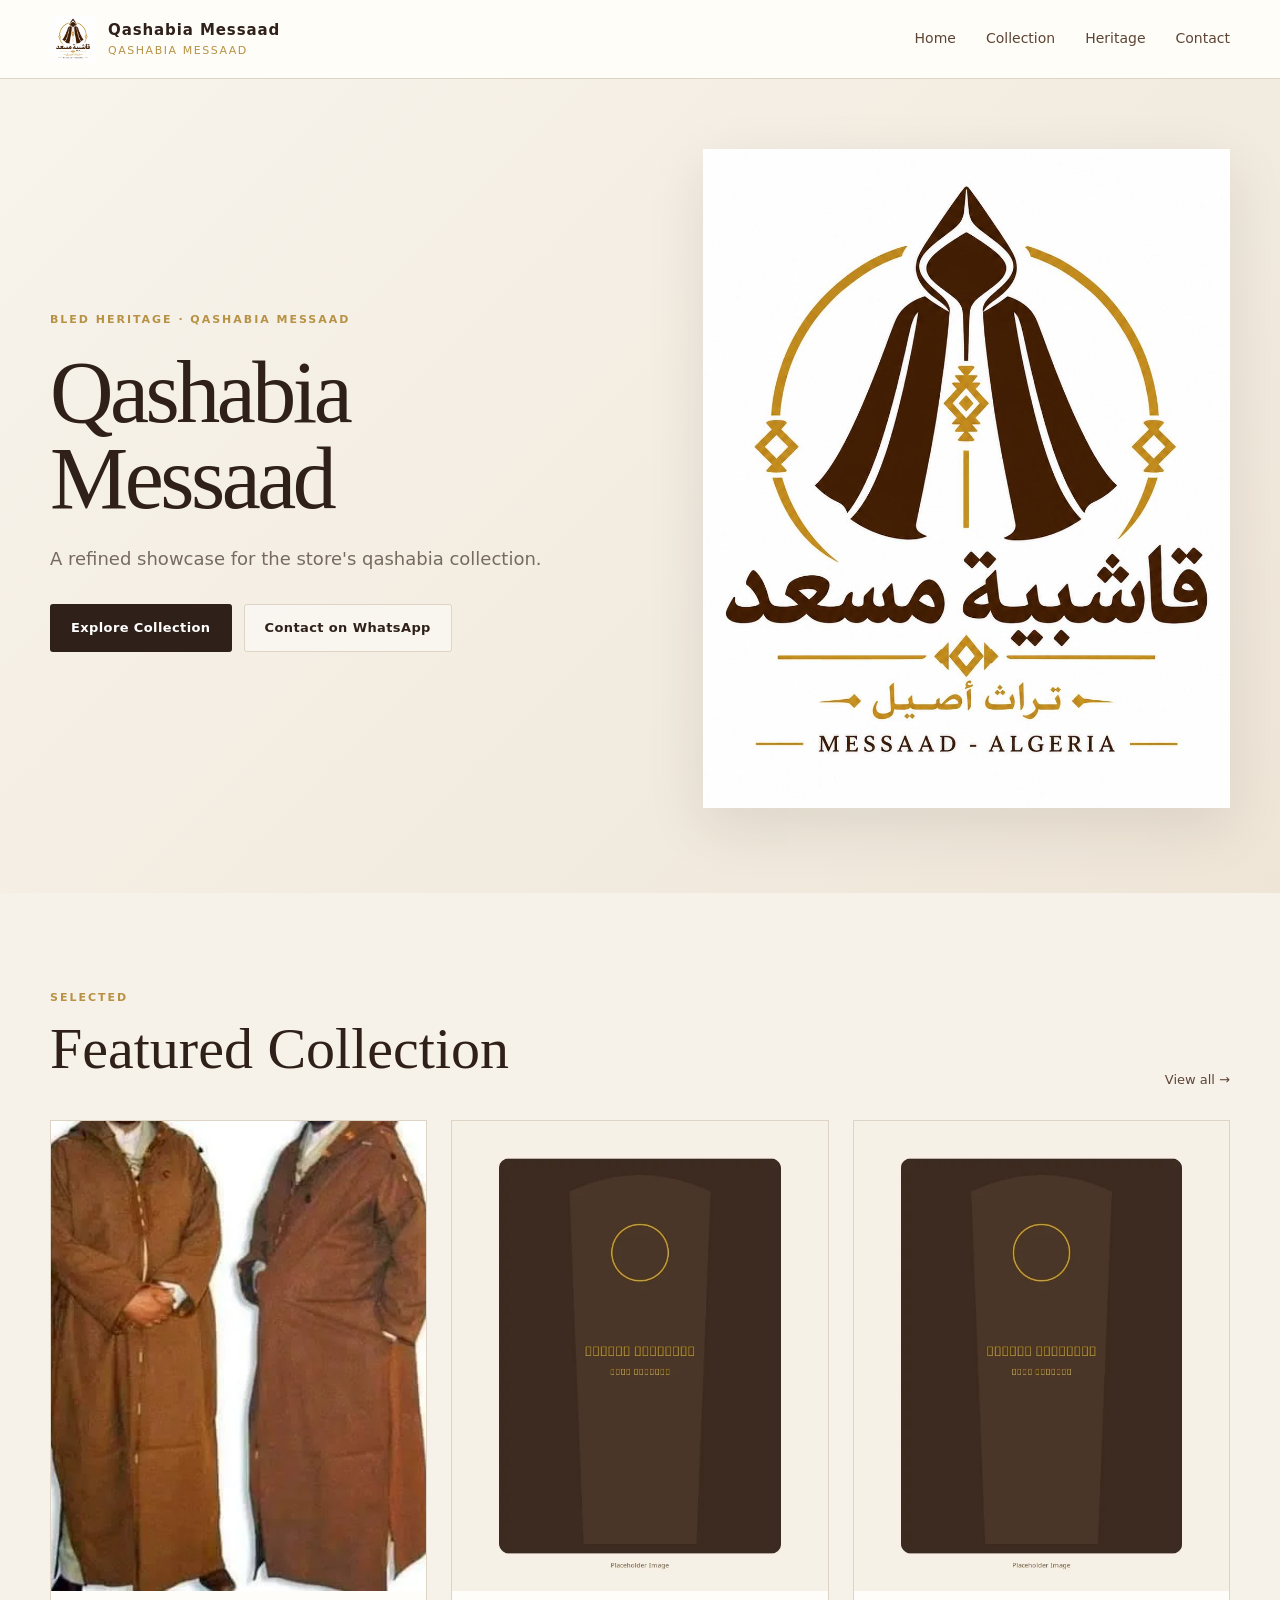
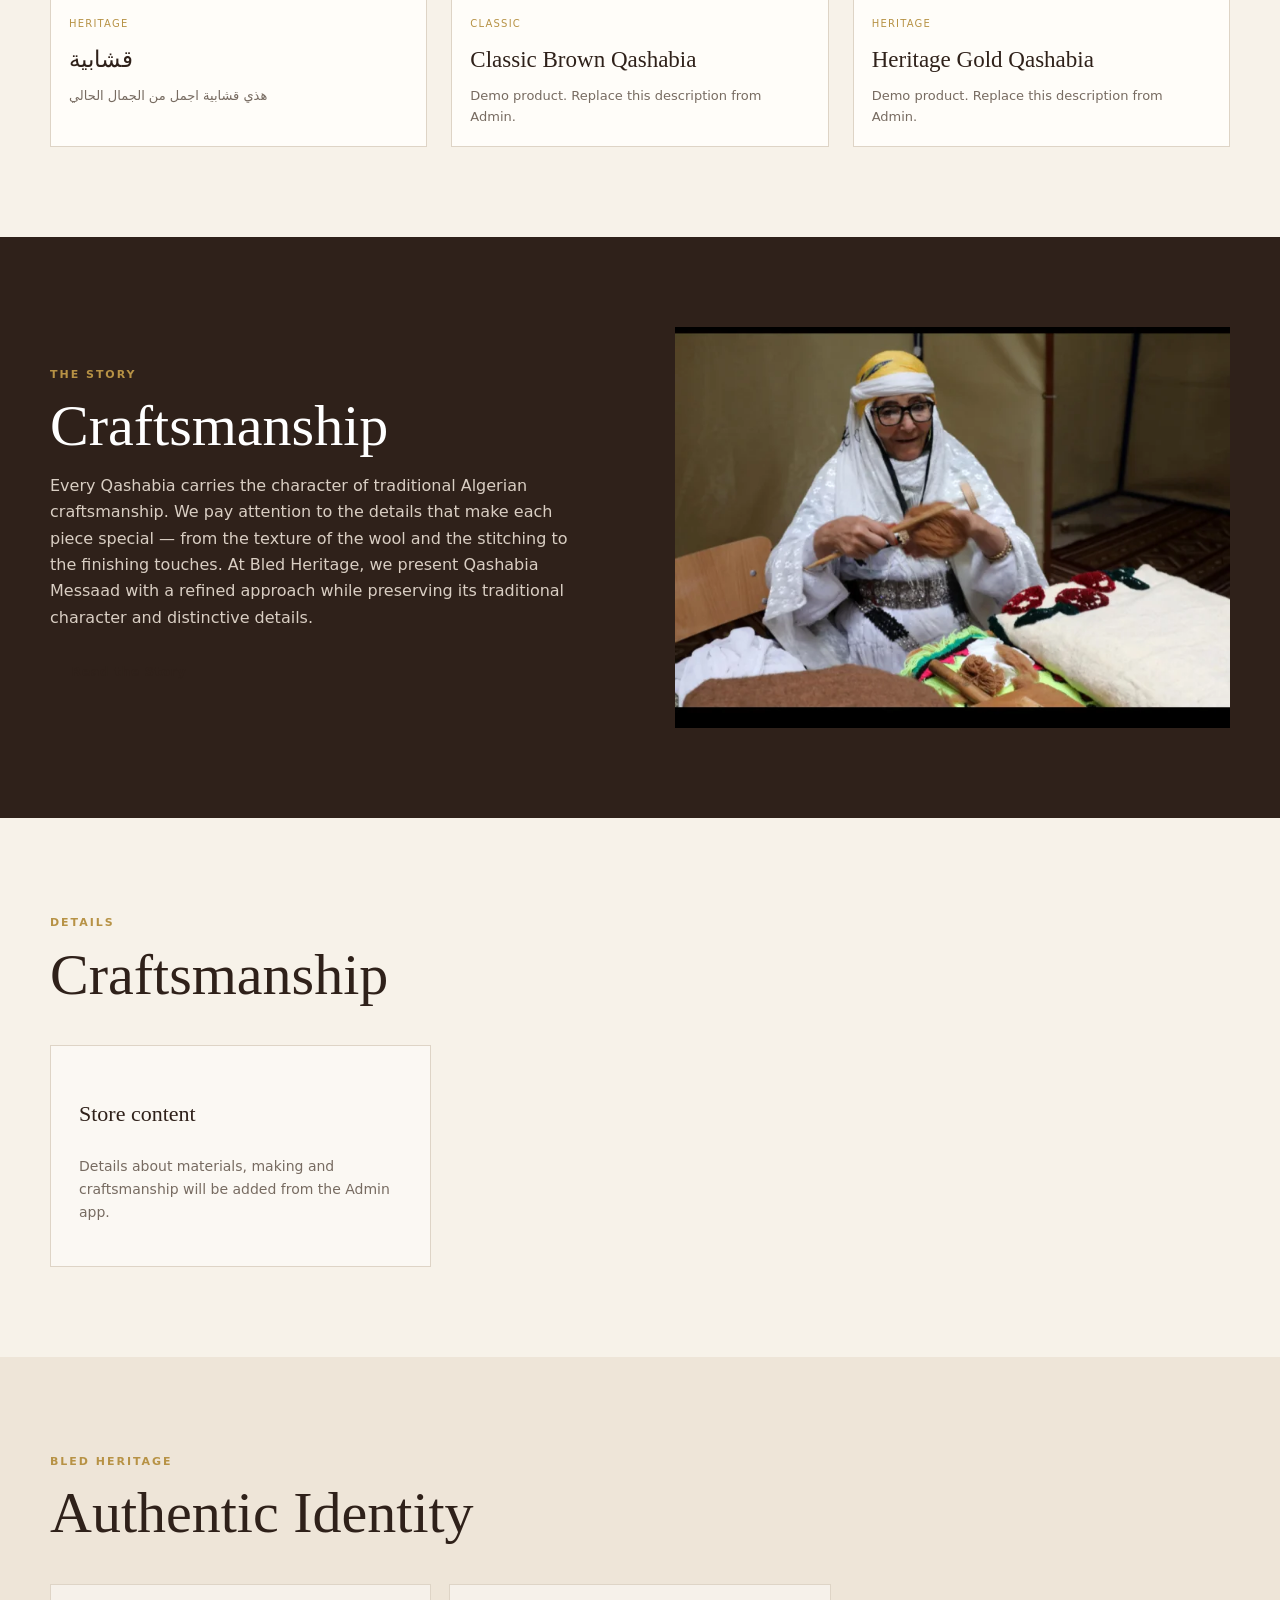
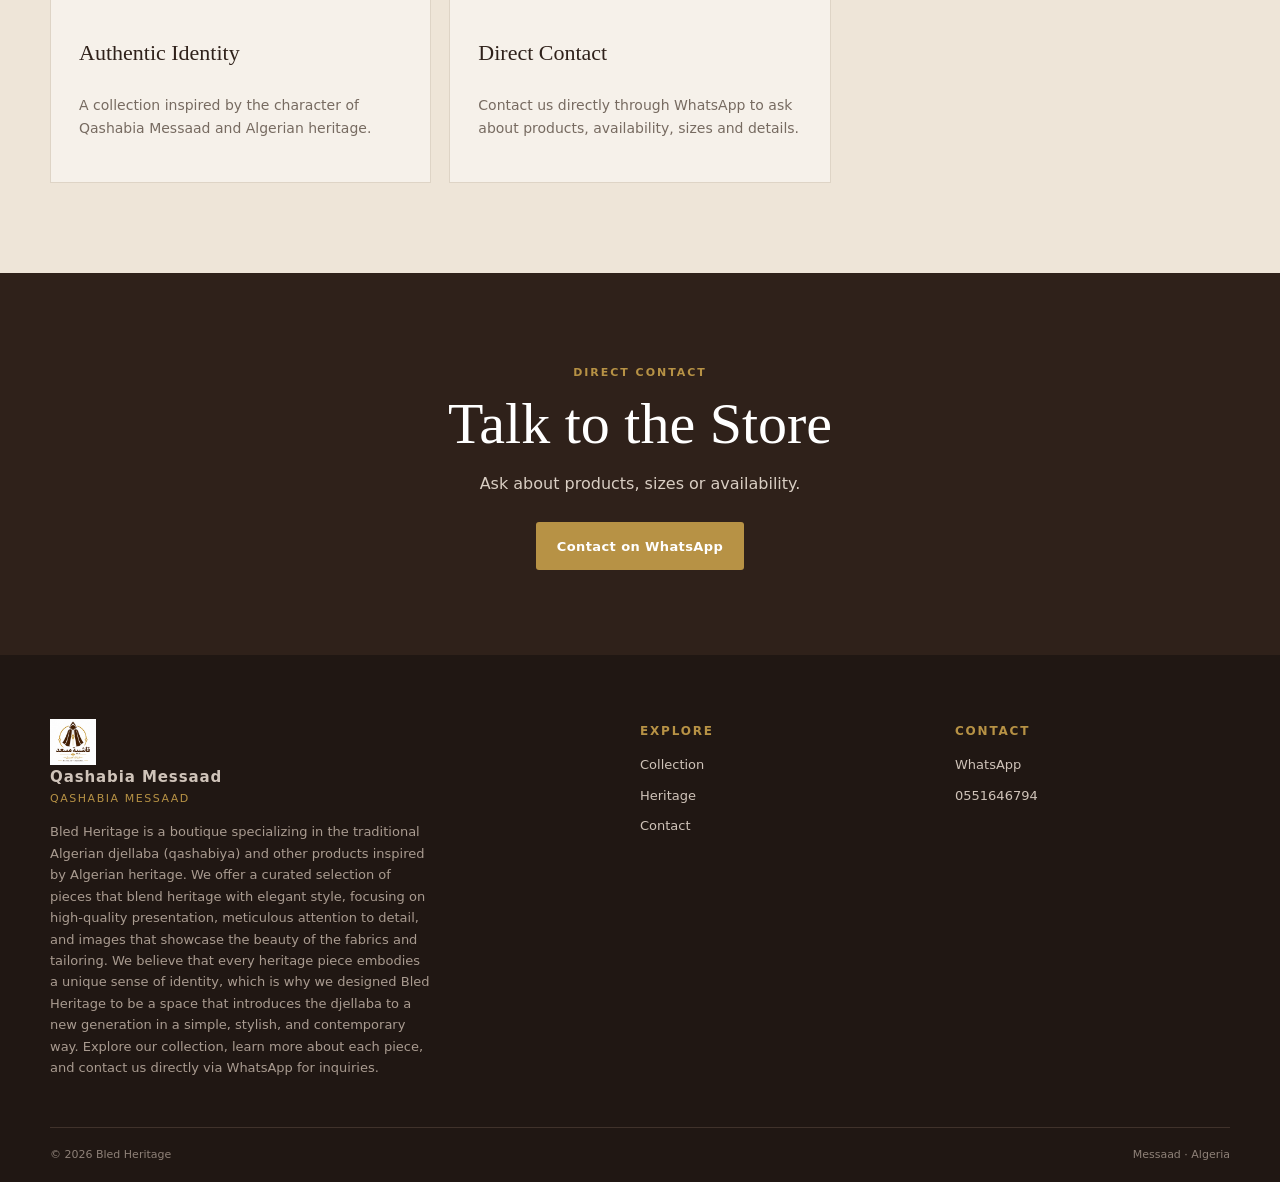
<file: index.html>
<!doctype html>
<html lang="en" dir="ltr">
<head>
<meta charset="utf-8"><meta name="viewport" content="width=device-width,initial-scale=1">
<title>Qashabia Messaad | Bled Heritage</title>
<meta name="description" content="Qashabia Messaad collection showcase.">
<meta name="robots" content="index,follow">
<meta property="og:type" content="website">
<meta property="og:title" content="Qashabia Messaad | Bled Heritage">
<meta property="og:description" content="Qashabia Messaad collection showcase.">
<link rel="icon" href="content/brand/logo.png" type="image/png">
<link rel="stylesheet" href="css/styles.css">
</head>
<body>
<header class="site-header"><div class="container nav-wrap">
<a class="brand" href="index.html"><img src="content/brand/logo.png" alt="Qashabia Messaad logo"><span><strong data-store-name>Bled Heritage</strong><small>Qashabia Messaad</small></span></a>
<nav class="desktop-nav"><a href="index.html" data-nav="home">Home</a><a href="collection.html" data-nav="collection">Collection</a><a href="about.html" data-nav="about">Heritage</a><a href="contact.html" data-nav="contact">Contact</a></nav>
<button class="menu-btn" aria-label="Open menu" aria-expanded="false">☰</button></div><div class="mobile-nav"><a href="index.html">Home</a><a href="collection.html">Collection</a><a href="about.html">Heritage</a><a href="contact.html">Contact</a></div></header>
<main><section class="hero"><div class="container hero-grid"><div class="hero-copy"><span class="eyebrow">BLED HERITAGE · QASHABIA MESSAAD</span><h1 id="hero-title">Qashabia Messaad</h1><p id="hero-text">A refined showcase for the collection.</p><div class="actions"><a class="btn btn-dark" href="collection.html">Explore Collection</a><a class="btn btn-ghost" data-whatsapp href="#">Contact on WhatsApp</a></div></div><div class="hero-media"><img id="hero-image" src="content/brand/logo.png" alt="Qashabia Messaad"></div></div></section><section class="section"><div class="container"><div class="section-head"><div><span class="eyebrow">SELECTED</span><h2 id="featured-title">Featured Collection</h2></div><a class="text-link" href="collection.html">View all →</a></div><div class="product-grid" id="featured-products"></div></div></section><section class="split-section"><div class="container split"><div><span class="eyebrow">THE STORY</span><h2 id="heritage-title">Heritage</h2><p id="heritage-text"></p><a class="btn btn-outline" href="about.html">Read the Story</a></div><div class="image-panel"><img id="heritage-image" alt="Heritage"></div></div></section><section class="section"><div class="container"><div class="section-head"><div><span class="eyebrow">DETAILS</span><h2 id="craft-title">Craftsmanship</h2></div></div><div class="feature-grid" id="craft-grid"></div></div></section><section class="section muted-section"><div class="container"><div class="section-head"><div><span class="eyebrow">BLED HERITAGE</span><h2 id="why-title">About the Store</h2></div></div><div class="feature-grid" id="why-grid"></div></div></section><section class="cta"><div class="container"><span class="eyebrow">DIRECT CONTACT</span><h2 id="cta-title">Talk to the Store</h2><p id="cta-text">Ask about products, sizes or availability.</p><a class="btn btn-gold" data-whatsapp href="#">Contact on WhatsApp</a></div></section></main>
<footer class="site-footer"><div class="container footer-grid"><div><a class="brand footer-brand" href="index.html"><img src="content/brand/logo.png" alt=""><span><strong data-store-name>Bled Heritage</strong><small>Qashabia Messaad</small></span></a><p data-store-description>Collection showcase.</p></div><div><h3>Explore</h3><a href="collection.html">Collection</a><a href="about.html">Heritage</a><a href="contact.html">Contact</a></div><div><h3>Contact</h3><a data-whatsapp href="#">WhatsApp</a><a data-phone href="#"></a><a data-instagram href="#">Instagram</a></div></div><div class="container footer-bottom"><span>© <span id="year"></span> Bled Heritage</span><span>Messaad · Algeria</span></div></footer>
<script src="js/app.js"></script></body></html>
</file>
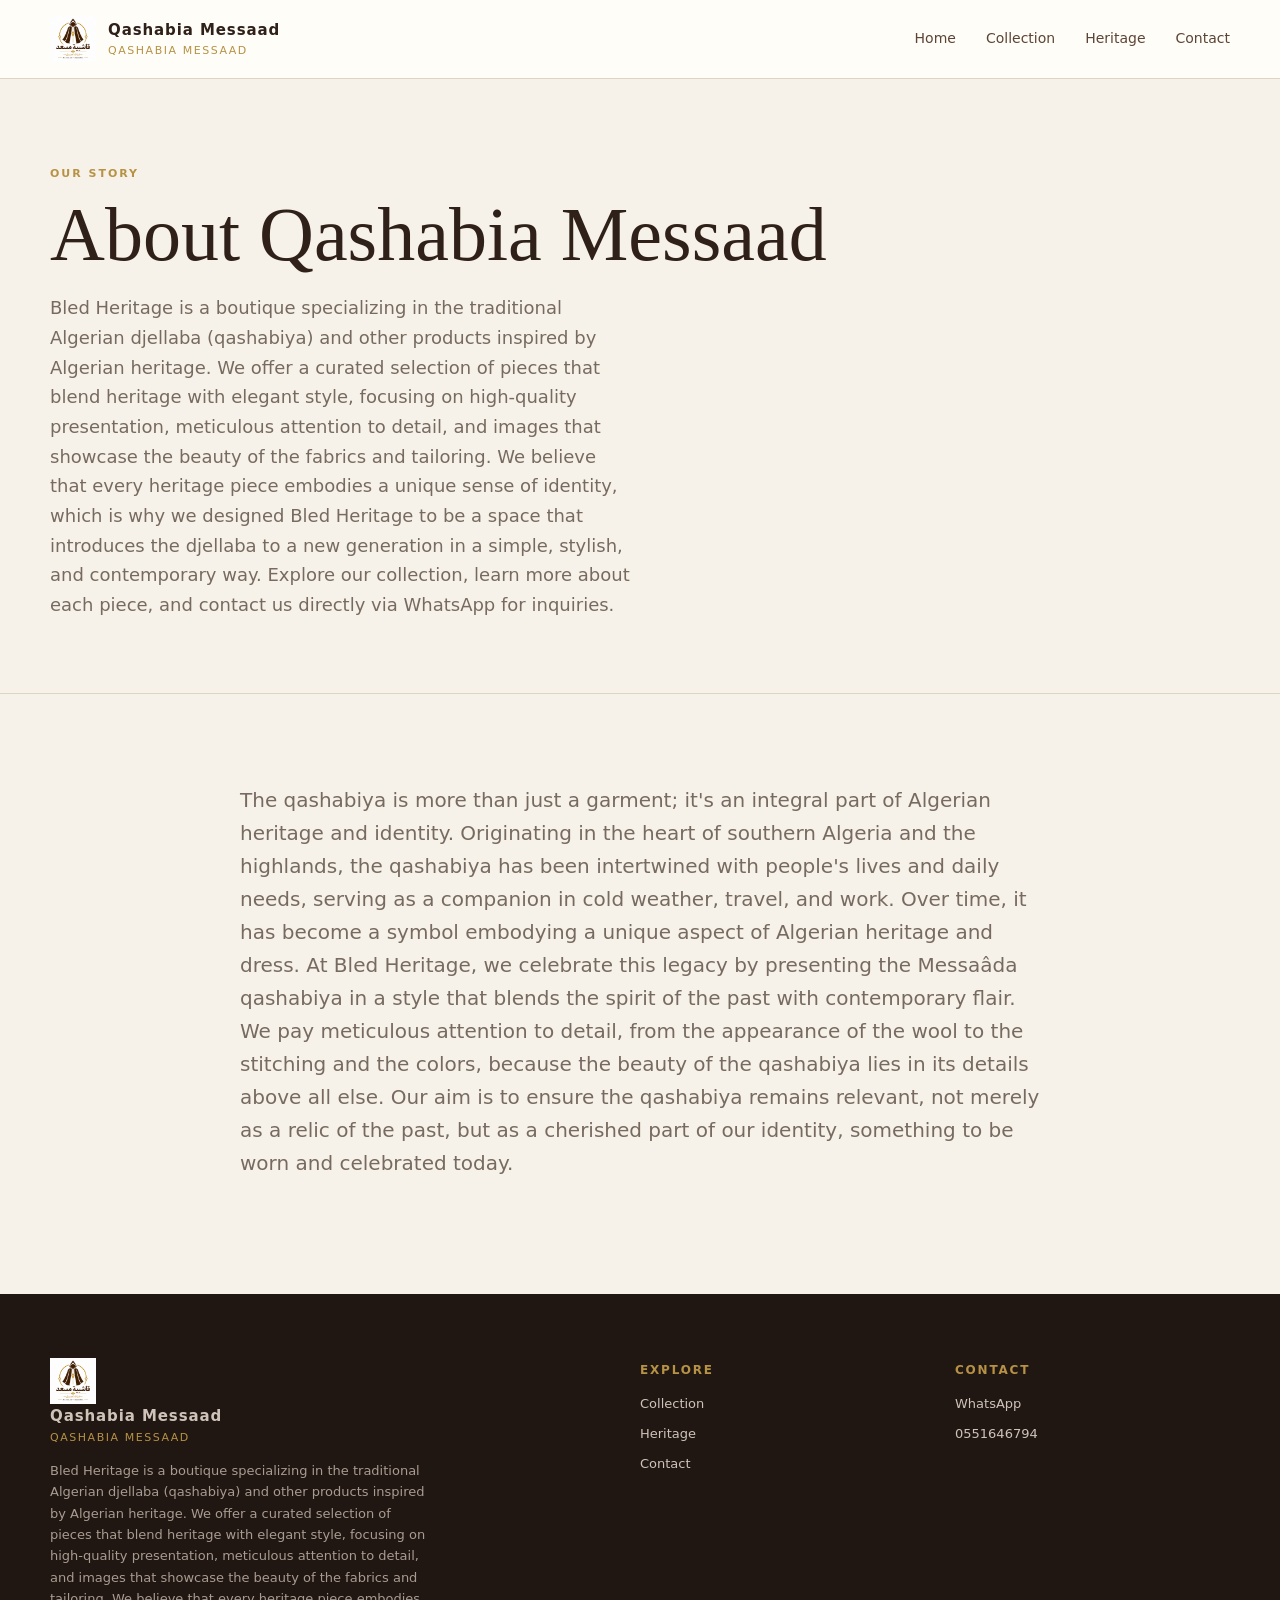
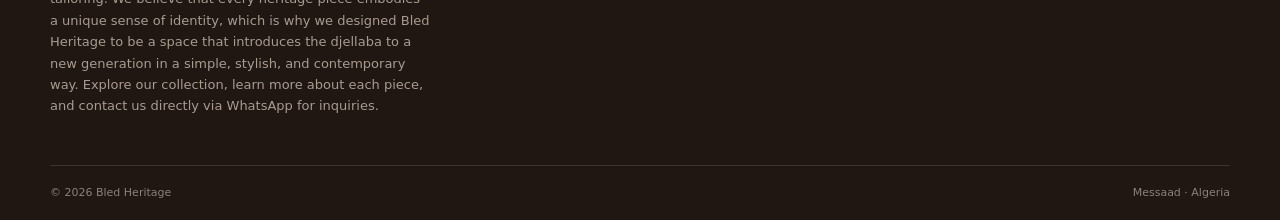
<file: about.html>
<!doctype html>
<html lang="en" dir="ltr">
<head>
<meta charset="utf-8"><meta name="viewport" content="width=device-width,initial-scale=1">
<title>Qashabia Messaad | Bled Heritage</title>
<meta name="description" content="Qashabia Messaad collection showcase.">
<meta name="robots" content="index,follow">
<meta property="og:type" content="website">
<meta property="og:title" content="Qashabia Messaad | Bled Heritage">
<meta property="og:description" content="Qashabia Messaad collection showcase.">
<link rel="icon" href="content/brand/logo.png" type="image/png">
<link rel="stylesheet" href="css/styles.css">
</head>
<body>
<header class="site-header"><div class="container nav-wrap">
<a class="brand" href="index.html"><img src="content/brand/logo.png" alt="Qashabia Messaad logo"><span><strong data-store-name>Bled Heritage</strong><small>Qashabia Messaad</small></span></a>
<nav class="desktop-nav"><a href="index.html" data-nav="home">Home</a><a href="collection.html" data-nav="collection">Collection</a><a href="about.html" data-nav="about">Heritage</a><a href="contact.html" data-nav="contact">Contact</a></nav>
<button class="menu-btn" aria-label="Open menu" aria-expanded="false">☰</button></div><div class="mobile-nav"><a href="index.html">Home</a><a href="collection.html">Collection</a><a href="about.html">Heritage</a><a href="contact.html">Contact</a></div></header>
<main><section class="page-hero"><div class="container"><span class="eyebrow">OUR STORY</span><h1 id="about-title">About Qashabia Messaad</h1><p id="about-subtitle">Heritage and collection</p></div></section><section class="section"><div class="container narrow"><div id="about-story" class="prose"></div></div></section></main>
<footer class="site-footer"><div class="container footer-grid"><div><a class="brand footer-brand" href="index.html"><img src="content/brand/logo.png" alt=""><span><strong data-store-name>Bled Heritage</strong><small>Qashabia Messaad</small></span></a><p data-store-description>Collection showcase.</p></div><div><h3>Explore</h3><a href="collection.html">Collection</a><a href="about.html">Heritage</a><a href="contact.html">Contact</a></div><div><h3>Contact</h3><a data-whatsapp href="#">WhatsApp</a><a data-phone href="#"></a><a data-instagram href="#">Instagram</a></div></div><div class="container footer-bottom"><span>© <span id="year"></span> Bled Heritage</span><span>Messaad · Algeria</span></div></footer>
<script src="js/app.js"></script></body></html>
</file>
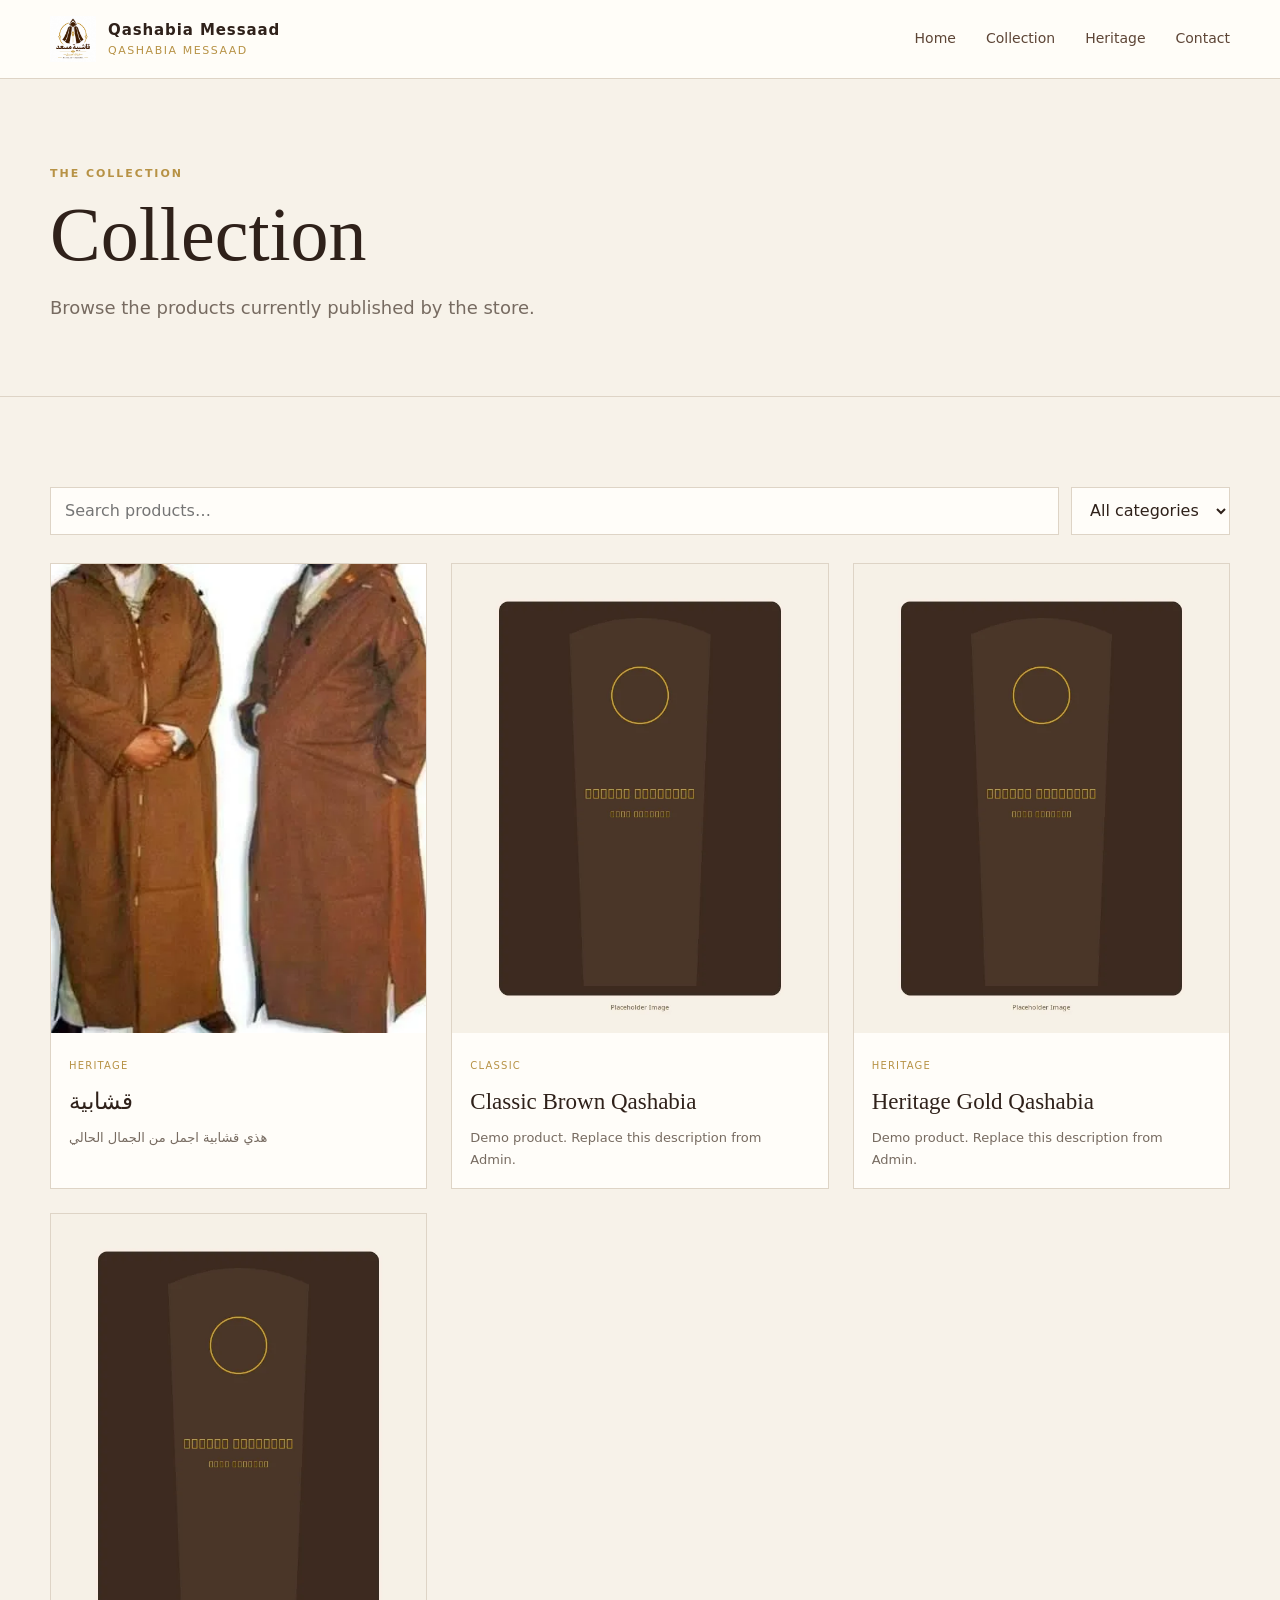
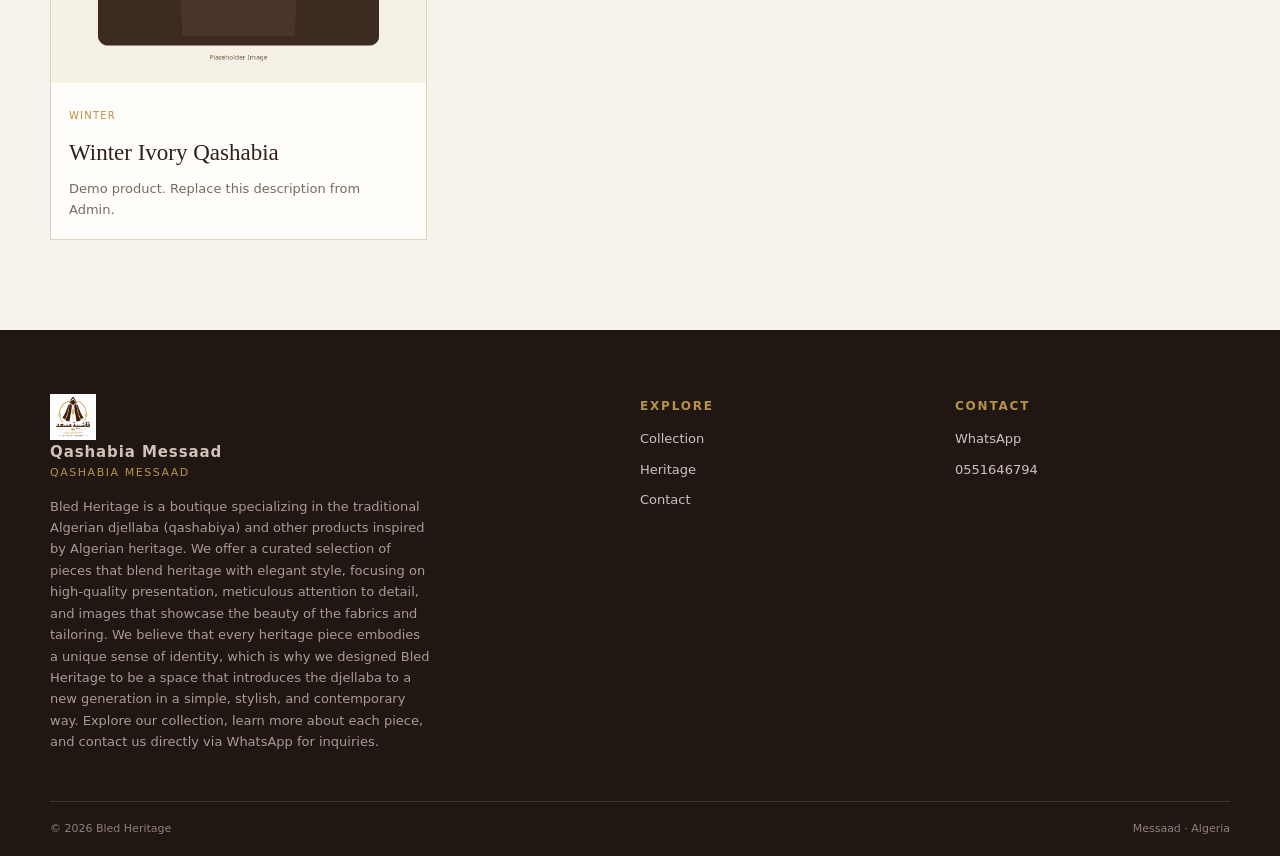
<file: collection.html>
<!doctype html>
<html lang="en" dir="ltr">
<head>
<meta charset="utf-8"><meta name="viewport" content="width=device-width,initial-scale=1">
<title>Qashabia Messaad | Bled Heritage</title>
<meta name="description" content="Qashabia Messaad collection showcase.">
<meta name="robots" content="index,follow">
<meta property="og:type" content="website">
<meta property="og:title" content="Qashabia Messaad | Bled Heritage">
<meta property="og:description" content="Qashabia Messaad collection showcase.">
<link rel="icon" href="content/brand/logo.png" type="image/png">
<link rel="stylesheet" href="css/styles.css">
</head>
<body>
<header class="site-header"><div class="container nav-wrap">
<a class="brand" href="index.html"><img src="content/brand/logo.png" alt="Qashabia Messaad logo"><span><strong data-store-name>Bled Heritage</strong><small>Qashabia Messaad</small></span></a>
<nav class="desktop-nav"><a href="index.html" data-nav="home">Home</a><a href="collection.html" data-nav="collection">Collection</a><a href="about.html" data-nav="about">Heritage</a><a href="contact.html" data-nav="contact">Contact</a></nav>
<button class="menu-btn" aria-label="Open menu" aria-expanded="false">☰</button></div><div class="mobile-nav"><a href="index.html">Home</a><a href="collection.html">Collection</a><a href="about.html">Heritage</a><a href="contact.html">Contact</a></div></header>
<main><section class="page-hero"><div class="container"><span class="eyebrow">THE COLLECTION</span><h1>Collection</h1><p>Browse the products currently published by the store.</p></div></section><section class="section"><div class="container"><div class="filters"><input id="search" type="search" placeholder="Search products…" aria-label="Search products"><select id="category-filter" aria-label="Filter by category"><option value="">All categories</option></select></div><div class="product-grid" id="products-grid"></div></div></section></main>
<footer class="site-footer"><div class="container footer-grid"><div><a class="brand footer-brand" href="index.html"><img src="content/brand/logo.png" alt=""><span><strong data-store-name>Bled Heritage</strong><small>Qashabia Messaad</small></span></a><p data-store-description>Collection showcase.</p></div><div><h3>Explore</h3><a href="collection.html">Collection</a><a href="about.html">Heritage</a><a href="contact.html">Contact</a></div><div><h3>Contact</h3><a data-whatsapp href="#">WhatsApp</a><a data-phone href="#"></a><a data-instagram href="#">Instagram</a></div></div><div class="container footer-bottom"><span>© <span id="year"></span> Bled Heritage</span><span>Messaad · Algeria</span></div></footer>
<script src="js/app.js"></script></body></html>
</file>
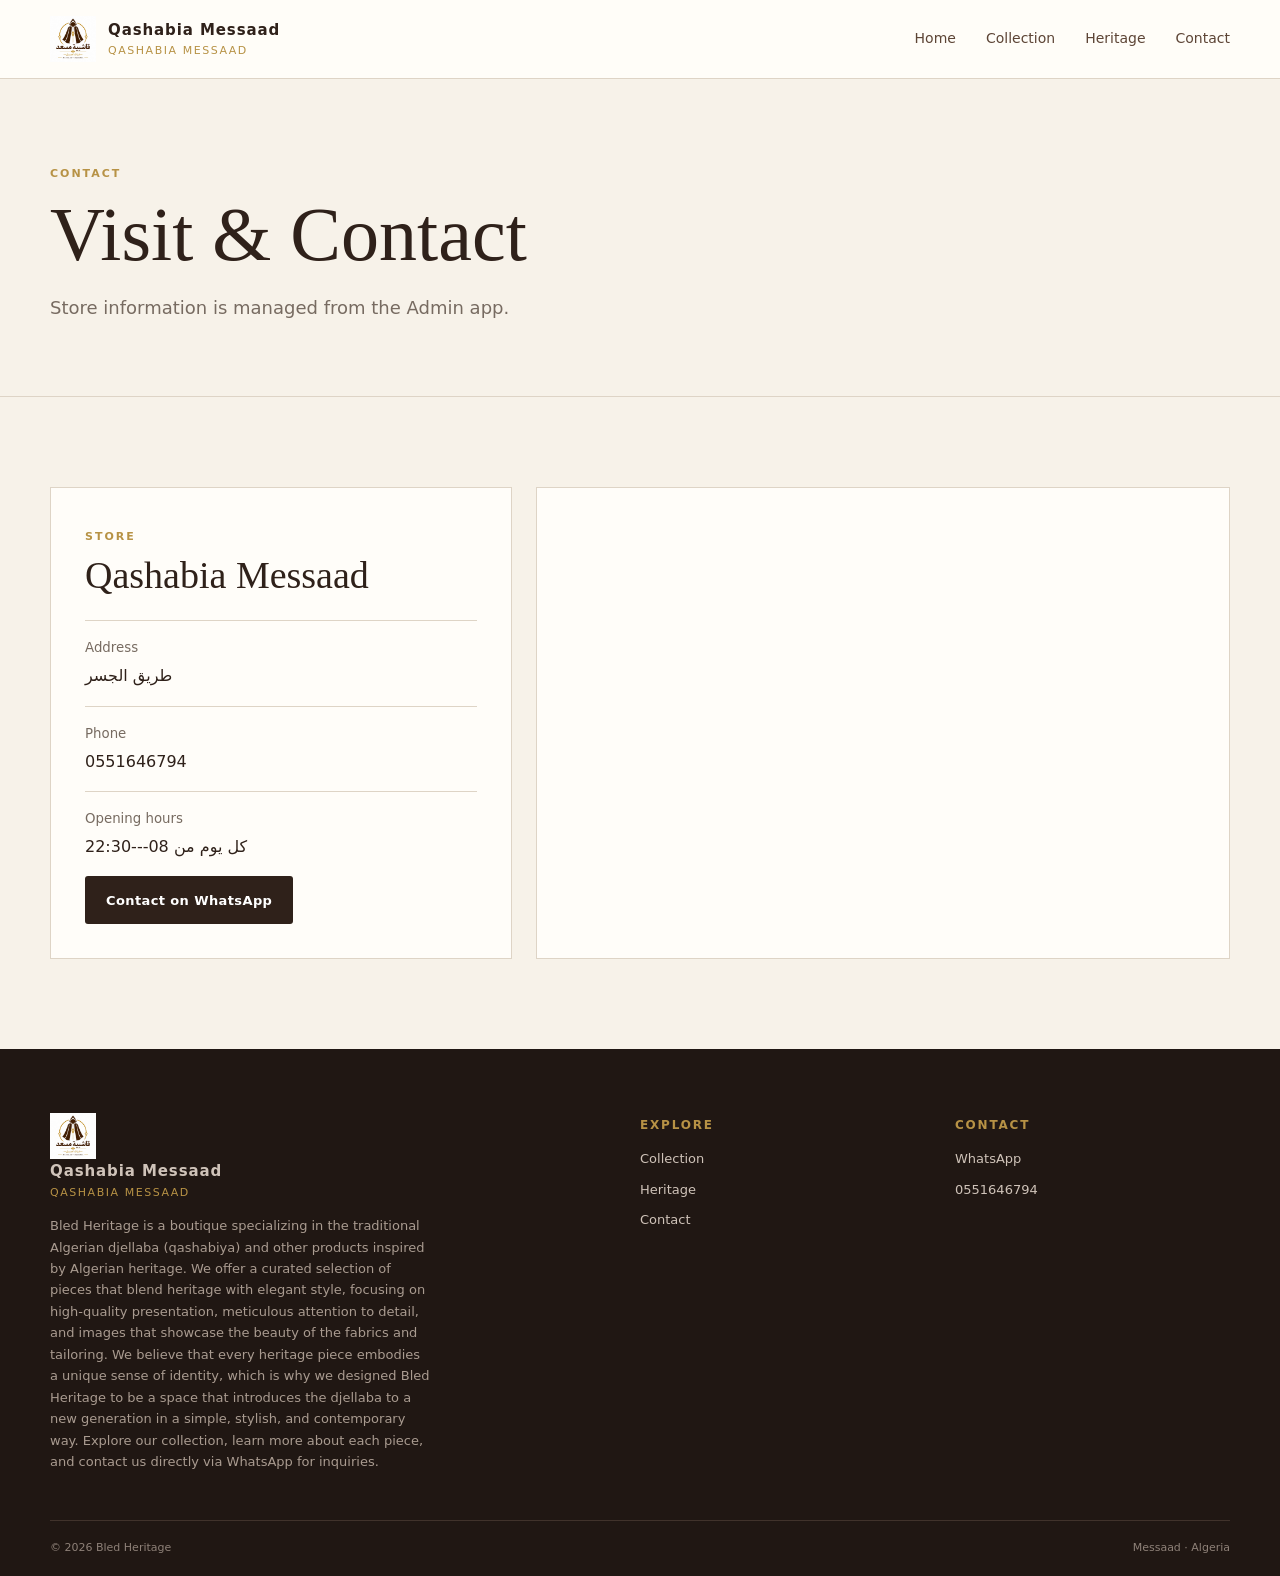
<file: contact.html>
<!doctype html>
<html lang="en" dir="ltr">
<head>
<meta charset="utf-8"><meta name="viewport" content="width=device-width,initial-scale=1">
<title>Qashabia Messaad | Bled Heritage</title>
<meta name="description" content="Qashabia Messaad collection showcase.">
<meta name="robots" content="index,follow">
<meta property="og:type" content="website">
<meta property="og:title" content="Qashabia Messaad | Bled Heritage">
<meta property="og:description" content="Qashabia Messaad collection showcase.">
<link rel="icon" href="content/brand/logo.png" type="image/png">
<link rel="stylesheet" href="css/styles.css">
</head>
<body>
<header class="site-header"><div class="container nav-wrap">
<a class="brand" href="index.html"><img src="content/brand/logo.png" alt="Qashabia Messaad logo"><span><strong data-store-name>Bled Heritage</strong><small>Qashabia Messaad</small></span></a>
<nav class="desktop-nav"><a href="index.html" data-nav="home">Home</a><a href="collection.html" data-nav="collection">Collection</a><a href="about.html" data-nav="about">Heritage</a><a href="contact.html" data-nav="contact">Contact</a></nav>
<button class="menu-btn" aria-label="Open menu" aria-expanded="false">☰</button></div><div class="mobile-nav"><a href="index.html">Home</a><a href="collection.html">Collection</a><a href="about.html">Heritage</a><a href="contact.html">Contact</a></div></header>
<main><section class="page-hero"><div class="container"><span class="eyebrow">CONTACT</span><h1>Visit & Contact</h1><p>Store information is managed from the Admin app.</p></div></section><section class="section"><div class="container contact-grid"><div class="contact-card"><span class="eyebrow">STORE</span><h2 data-store-name>Bled Heritage</h2><div id="contact-info"></div><a class="btn btn-dark" data-whatsapp href="#">Contact on WhatsApp</a></div><div class="map-card" id="map-card"><div class="map-placeholder">Map link will appear here after it is added in Admin.</div></div></div></section></main>
<footer class="site-footer"><div class="container footer-grid"><div><a class="brand footer-brand" href="index.html"><img src="content/brand/logo.png" alt=""><span><strong data-store-name>Bled Heritage</strong><small>Qashabia Messaad</small></span></a><p data-store-description>Collection showcase.</p></div><div><h3>Explore</h3><a href="collection.html">Collection</a><a href="about.html">Heritage</a><a href="contact.html">Contact</a></div><div><h3>Contact</h3><a data-whatsapp href="#">WhatsApp</a><a data-phone href="#"></a><a data-instagram href="#">Instagram</a></div></div><div class="container footer-bottom"><span>© <span id="year"></span> Bled Heritage</span><span>Messaad · Algeria</span></div></footer>
<script src="js/app.js"></script></body></html>
</file>
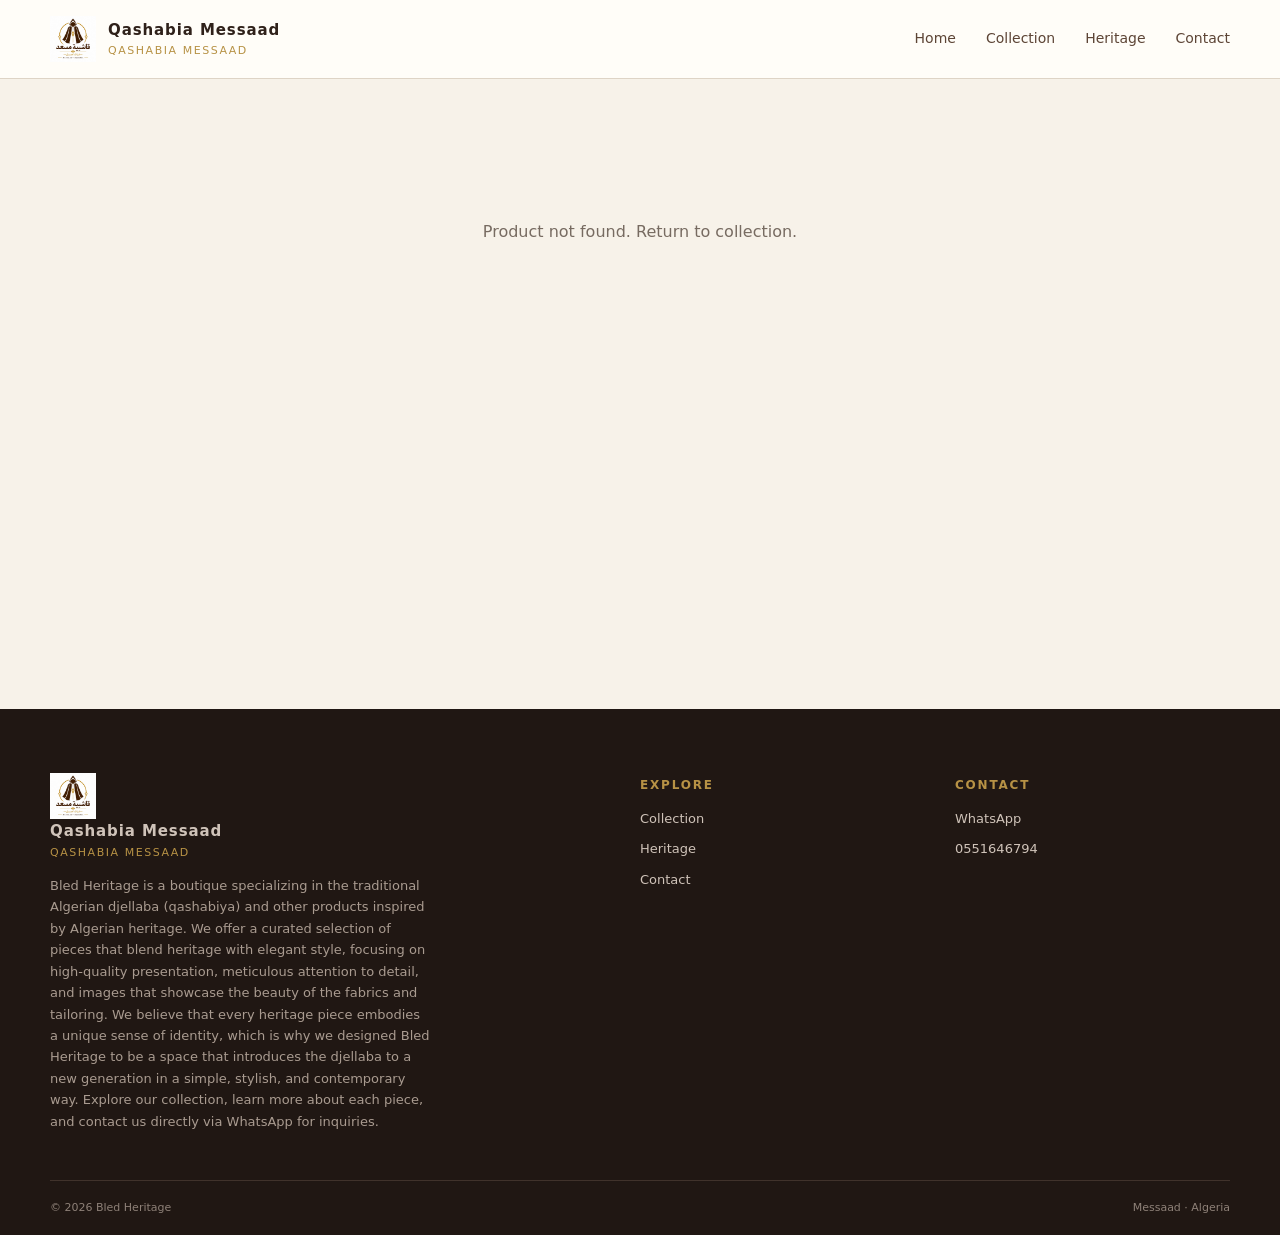
<file: product.html>
<!doctype html>
<html lang="en" dir="ltr">
<head>
<meta charset="utf-8"><meta name="viewport" content="width=device-width,initial-scale=1">
<title>Qashabia Messaad | Bled Heritage</title>
<meta name="description" content="Qashabia Messaad collection showcase.">
<meta name="robots" content="index,follow">
<meta property="og:type" content="website">
<meta property="og:title" content="Qashabia Messaad | Bled Heritage">
<meta property="og:description" content="Qashabia Messaad collection showcase.">
<link rel="icon" href="content/brand/logo.png" type="image/png">
<link rel="stylesheet" href="css/styles.css">
</head>
<body>
<header class="site-header"><div class="container nav-wrap">
<a class="brand" href="index.html"><img src="content/brand/logo.png" alt="Qashabia Messaad logo"><span><strong data-store-name>Bled Heritage</strong><small>Qashabia Messaad</small></span></a>
<nav class="desktop-nav"><a href="index.html" data-nav="home">Home</a><a href="collection.html" data-nav="collection">Collection</a><a href="about.html" data-nav="about">Heritage</a><a href="contact.html" data-nav="contact">Contact</a></nav>
<button class="menu-btn" aria-label="Open menu" aria-expanded="false">☰</button></div><div class="mobile-nav"><a href="index.html">Home</a><a href="collection.html">Collection</a><a href="about.html">Heritage</a><a href="contact.html">Contact</a></div></header>
<main><section class="section product-page"><div class="container" id="product-detail"><p>Loading product…</p></div></section></main>
<footer class="site-footer"><div class="container footer-grid"><div><a class="brand footer-brand" href="index.html"><img src="content/brand/logo.png" alt=""><span><strong data-store-name>Bled Heritage</strong><small>Qashabia Messaad</small></span></a><p data-store-description>Collection showcase.</p></div><div><h3>Explore</h3><a href="collection.html">Collection</a><a href="about.html">Heritage</a><a href="contact.html">Contact</a></div><div><h3>Contact</h3><a data-whatsapp href="#">WhatsApp</a><a data-phone href="#"></a><a data-instagram href="#">Instagram</a></div></div><div class="container footer-bottom"><span>© <span id="year"></span> Bled Heritage</span><span>Messaad · Algeria</span></div></footer>
<script src="js/app.js"></script></body></html>
</file>
<file: css/styles.css>
:root{--ivory:#f7f2e9;--paper:#fffdf9;--brown:#2f211a;--brown2:#5d4536;--gold:#b79245;--line:#ded4c6;--muted:#776b61;--shadow:0 18px 55px rgba(47,33,26,.10);--max:1180px}*{box-sizing:border-box}html{scroll-behavior:smooth}body{margin:0;background:var(--ivory);color:var(--brown);font-family:Inter,ui-sans-serif,system-ui,-apple-system,"Segoe UI",sans-serif;line-height:1.65}img{display:block;max-width:100%}a{color:inherit;text-decoration:none}button,input,select{font:inherit}.container{width:min(var(--max),calc(100% - 40px));margin:auto}.site-header{position:sticky;top:0;z-index:20;background:rgba(255,253,249,.94);backdrop-filter:blur(14px);border-bottom:1px solid var(--line)}.nav-wrap{min-height:78px;display:flex;align-items:center;justify-content:space-between;gap:28px}.brand{display:flex;align-items:center;gap:12px}.brand img{width:46px;height:46px;object-fit:contain}.brand strong,.brand small{display:block}.brand strong{font-size:15px;letter-spacing:.06em}.brand small{font-size:11px;color:var(--gold);letter-spacing:.14em;text-transform:uppercase}.desktop-nav{display:flex;gap:30px;font-size:14px}.desktop-nav a{color:var(--brown2)}.desktop-nav a:hover{color:var(--gold)}.menu-btn{display:none;border:0;background:none;font-size:24px}.mobile-nav{display:none}.hero{padding:70px 0 85px;background:linear-gradient(135deg,#f8f4ec,#eee5d7)}.hero-grid{display:grid;grid-template-columns:1.05fr .95fr;gap:70px;align-items:center}.hero-copy{max-width:620px}.eyebrow{font-size:11px;letter-spacing:.18em;color:var(--gold);font-weight:700}.hero h1{font-family:Georgia,serif;font-size:clamp(46px,7vw,88px);line-height:.98;margin:18px 0 22px;font-weight:500;letter-spacing:-.04em}.hero p,.page-hero p{font-size:18px;color:var(--muted);max-width:580px}.actions{display:flex;gap:12px;flex-wrap:wrap;margin-top:30px}.btn{display:inline-flex;align-items:center;justify-content:center;min-height:48px;padding:0 20px;border:1px solid transparent;border-radius:3px;font-size:13px;font-weight:700;letter-spacing:.03em}.btn-dark{background:var(--brown);color:#fff}.btn-gold{background:var(--gold);color:#fff}.btn-outline{border-color:var(--brown);color:var(--brown)}.btn-ghost{border-color:var(--line);background:rgba(255,255,255,.45)}.hero-media{aspect-ratio:4/5;background:#e7dece;display:grid;place-items:center;overflow:hidden;box-shadow:var(--shadow)}.hero-media img{width:100%;height:100%;object-fit:cover}.section{padding:90px 0}.section-head{display:flex;justify-content:space-between;align-items:end;gap:20px;margin-bottom:30px}.section h2,.page-hero h1,.split h2,.cta h2{font-family:Georgia,serif;font-weight:500;line-height:1.05;margin:10px 0;font-size:clamp(34px,5vw,58px)}.text-link{font-size:13px;color:var(--brown2)}.product-grid{display:grid;grid-template-columns:repeat(3,1fr);gap:24px}.product-card{background:var(--paper);border:1px solid var(--line);transition:.25s;overflow:hidden}.product-card:hover{transform:translateY(-4px);box-shadow:var(--shadow)}.product-card-image{aspect-ratio:4/5;background:#eee7dc;overflow:hidden}.product-card-image img{width:100%;height:100%;object-fit:cover}.product-card-body{padding:18px}.product-card-body .category{font-size:10px;text-transform:uppercase;letter-spacing:.12em;color:var(--gold)}.product-card h3{font-family:Georgia,serif;font-size:23px;font-weight:500;margin:6px 0}.product-card p{color:var(--muted);font-size:13px;margin:0}.split-section{padding:90px 0;background:var(--brown);color:#fff}.split{display:grid;grid-template-columns:1fr 1fr;gap:70px;align-items:center}.split h2{color:#fff}.split p{color:#d9cec3;max-width:520px}.image-panel{min-height:360px;background:#4a372b;display:grid;place-items:center;overflow:hidden}.image-panel img{width:100%;height:100%;object-fit:cover}.feature-grid{display:grid;grid-template-columns:repeat(3,1fr);gap:18px}.feature-card{padding:28px;border:1px solid var(--line);background:rgba(255,255,255,.45);min-height:160px}.feature-card h3{font-family:Georgia,serif;font-size:22px;font-weight:500}.feature-card p{color:var(--muted);font-size:14px}.muted-section{background:#eee5d8}.cta{padding:85px 0;background:var(--brown);color:#fff;text-align:center}.cta h2{color:#fff}.cta p{color:#d9cec3;margin-bottom:25px}.page-hero{padding:80px 0 55px;border-bottom:1px solid var(--line)}.page-hero h1{font-size:clamp(48px,7vw,76px)}.filters{display:flex;gap:12px;margin-bottom:28px}.filters input,.filters select{height:48px;border:1px solid var(--line);background:var(--paper);padding:0 14px;color:var(--brown);outline:none}.filters input{flex:1}.product-page{min-height:70vh}.detail{display:grid;grid-template-columns:1fr 1fr;gap:70px;align-items:start}.gallery-main{background:#eee7dc;aspect-ratio:4/5;overflow:hidden}.gallery-main img{width:100%;height:100%;object-fit:cover}.detail-copy h1{font-family:Georgia,serif;font-weight:500;font-size:clamp(40px,5vw,64px);line-height:1.02;margin:12px 0 18px}.detail-copy .desc{color:var(--muted);max-width:540px}.meta{border-top:1px solid var(--line);margin:28px 0}.meta-row{display:flex;justify-content:space-between;padding:13px 0;border-bottom:1px solid var(--line);font-size:14px}.meta-row span:first-child{color:var(--muted)}.narrow{max-width:800px}.prose p{font-size:20px;color:var(--muted);margin:0 0 24px}.contact-grid{display:grid;grid-template-columns:.8fr 1.2fr;gap:24px}.contact-card,.map-card{background:var(--paper);border:1px solid var(--line);padding:34px}.contact-card h2{font-family:Georgia,serif;font-weight:500;font-size:38px;margin:8px 0 24px}.contact-line{padding:16px 0;border-top:1px solid var(--line)}.contact-line small{display:block;color:var(--muted);margin-bottom:4px}.map-card{min-height:380px;padding:0;overflow:hidden}.map-card iframe{width:100%;height:100%;min-height:380px;border:0}.map-placeholder{height:100%;min-height:380px;display:grid;place-items:center;padding:30px;text-align:center;color:var(--muted);background:#eee5d8}.site-footer{background:#201713;color:#e9e0d7;padding:55px 0 18px}.footer-grid{display:grid;grid-template-columns:2fr 1fr 1fr;gap:40px}.footer-grid h3{font-size:12px;letter-spacing:.15em;text-transform:uppercase;color:var(--gold)}.footer-grid a{display:block;margin:9px 0;color:#cfc3b9;font-size:13px}.footer-brand{margin-bottom:16px}.footer-grid p{color:#a99b90;max-width:380px;font-size:13px}.footer-bottom{border-top:1px solid #40322b;margin-top:35px;padding-top:18px;display:flex;justify-content:space-between;color:#8e8178;font-size:11px}.empty{padding:50px 10px;text-align:center;color:var(--muted);grid-column:1/-1}@media(max-width:800px){.container{width:min(var(--max),calc(100% - 28px))}.desktop-nav{display:none}.menu-btn{display:block}.mobile-nav.open{display:grid;padding:12px 14px;border-top:1px solid var(--line)}.mobile-nav a{padding:10px 0}.hero{padding:45px 0 60px}.hero-grid,.split,.detail,.contact-grid{grid-template-columns:1fr;gap:35px}.hero h1{font-size:56px}.hero-media{max-height:520px}.product-grid,.feature-grid{grid-template-columns:repeat(2,1fr)}.section{padding:65px 0}.footer-grid{grid-template-columns:1fr 1fr}.footer-grid>div:first-child{grid-column:1/-1}.filters{flex-direction:column}}@media(max-width:520px){.product-grid,.feature-grid{grid-template-columns:1fr}.section-head{align-items:start;flex-direction:column}.footer-grid{grid-template-columns:1fr}.footer-grid>div:first-child{grid-column:auto}.footer-bottom{gap:8px;flex-direction:column}.hero h1{font-size:48px}}
</file>
